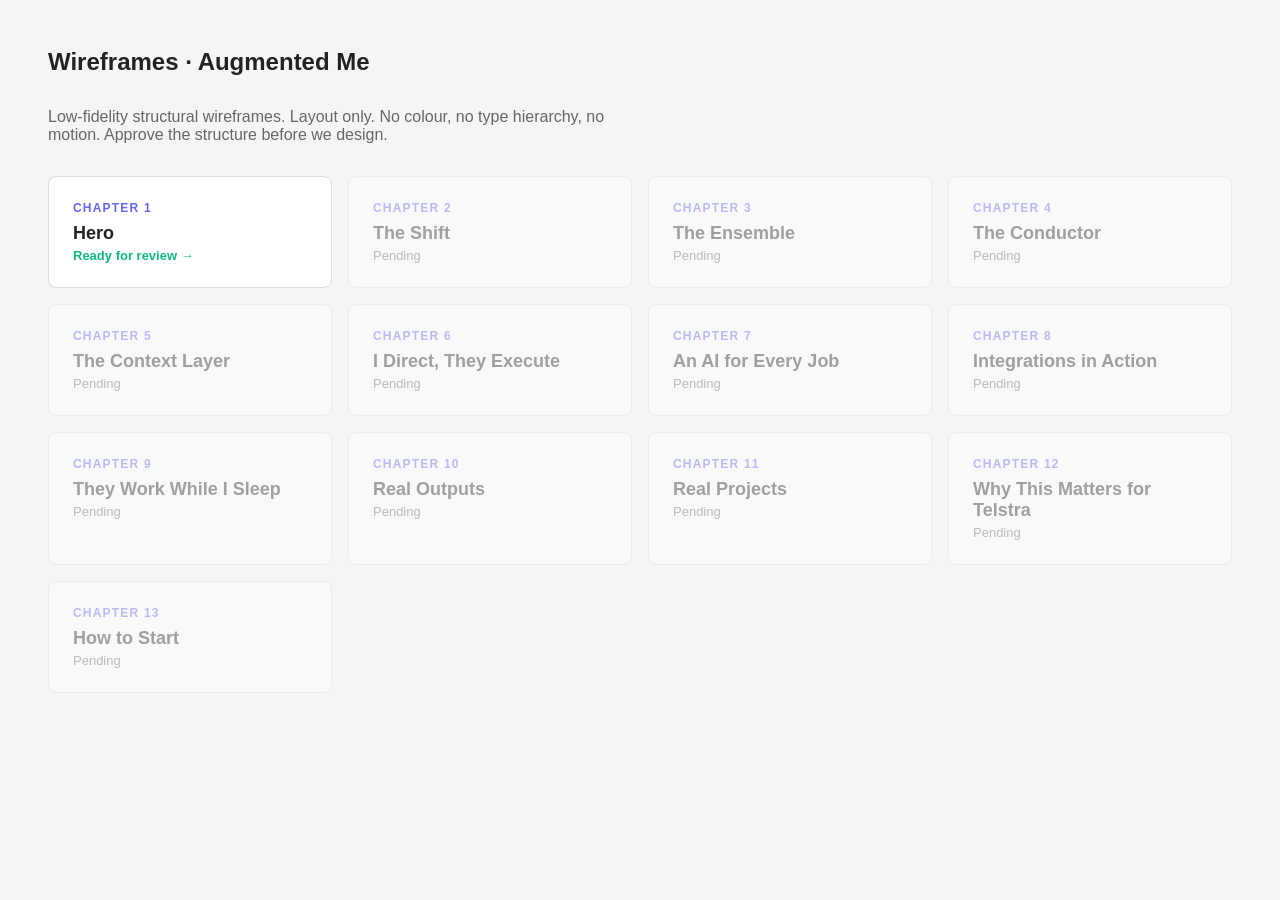
<file: wireframes/index.html>
<!DOCTYPE html>
<html lang="en">
<head>
  <meta charset="UTF-8">
  <meta name="viewport" content="width=device-width, initial-scale=1.0">
  <title>Wireframes · Augmented Me</title>
  <style>
    body {
      font-family: -apple-system, BlinkMacSystemFont, 'Inter', sans-serif;
      margin: 0;
      padding: 3rem;
      background: #f5f5f5;
      color: #222;
    }
    h1 { margin: 0 0 2rem; font-size: 1.5rem; }
    .chapter-list {
      display: grid;
      grid-template-columns: repeat(auto-fill, minmax(280px, 1fr));
      gap: 1rem;
      max-width: 1200px;
    }
    .chapter-card {
      background: white;
      border: 1px solid #ddd;
      border-radius: 8px;
      padding: 1.5rem;
      text-decoration: none;
      color: inherit;
      transition: border-color 0.2s, transform 0.2s;
    }
    .chapter-card:hover {
      border-color: #6366f1;
      transform: translateY(-2px);
    }
    .chapter-card.pending {
      opacity: 0.4;
      pointer-events: none;
    }
    .chapter-num {
      font-size: 0.75rem;
      font-weight: 700;
      letter-spacing: 0.1em;
      text-transform: uppercase;
      color: #6366f1;
      margin-bottom: 0.5rem;
    }
    .chapter-title {
      font-size: 1.125rem;
      font-weight: 600;
      margin-bottom: 0.25rem;
    }
    .chapter-status {
      font-size: 0.8125rem;
      color: #666;
    }
    .chapter-card.active .chapter-status { color: #10b981; font-weight: 600; }
  </style>
</head>
<body>
  <h1>Wireframes · Augmented Me</h1>
  <p style="color:#666; max-width:600px; margin-bottom:2rem;">Low-fidelity structural wireframes. Layout only. No colour, no type hierarchy, no motion. Approve the structure before we design.</p>

  <div class="chapter-list">
    <a href="hero.html" class="chapter-card active">
      <div class="chapter-num">Chapter 1</div>
      <div class="chapter-title">Hero</div>
      <div class="chapter-status">Ready for review →</div>
    </a>
    <div class="chapter-card pending">
      <div class="chapter-num">Chapter 2</div>
      <div class="chapter-title">The Shift</div>
      <div class="chapter-status">Pending</div>
    </div>
    <div class="chapter-card pending">
      <div class="chapter-num">Chapter 3</div>
      <div class="chapter-title">The Ensemble</div>
      <div class="chapter-status">Pending</div>
    </div>
    <div class="chapter-card pending">
      <div class="chapter-num">Chapter 4</div>
      <div class="chapter-title">The Conductor</div>
      <div class="chapter-status">Pending</div>
    </div>
    <div class="chapter-card pending">
      <div class="chapter-num">Chapter 5</div>
      <div class="chapter-title">The Context Layer</div>
      <div class="chapter-status">Pending</div>
    </div>
    <div class="chapter-card pending">
      <div class="chapter-num">Chapter 6</div>
      <div class="chapter-title">I Direct, They Execute</div>
      <div class="chapter-status">Pending</div>
    </div>
    <div class="chapter-card pending">
      <div class="chapter-num">Chapter 7</div>
      <div class="chapter-title">An AI for Every Job</div>
      <div class="chapter-status">Pending</div>
    </div>
    <div class="chapter-card pending">
      <div class="chapter-num">Chapter 8</div>
      <div class="chapter-title">Integrations in Action</div>
      <div class="chapter-status">Pending</div>
    </div>
    <div class="chapter-card pending">
      <div class="chapter-num">Chapter 9</div>
      <div class="chapter-title">They Work While I Sleep</div>
      <div class="chapter-status">Pending</div>
    </div>
    <div class="chapter-card pending">
      <div class="chapter-num">Chapter 10</div>
      <div class="chapter-title">Real Outputs</div>
      <div class="chapter-status">Pending</div>
    </div>
    <div class="chapter-card pending">
      <div class="chapter-num">Chapter 11</div>
      <div class="chapter-title">Real Projects</div>
      <div class="chapter-status">Pending</div>
    </div>
    <div class="chapter-card pending">
      <div class="chapter-num">Chapter 12</div>
      <div class="chapter-title">Why This Matters for Telstra</div>
      <div class="chapter-status">Pending</div>
    </div>
    <div class="chapter-card pending">
      <div class="chapter-num">Chapter 13</div>
      <div class="chapter-title">How to Start</div>
      <div class="chapter-status">Pending</div>
    </div>
  </div>
</body>
</html>
</file>
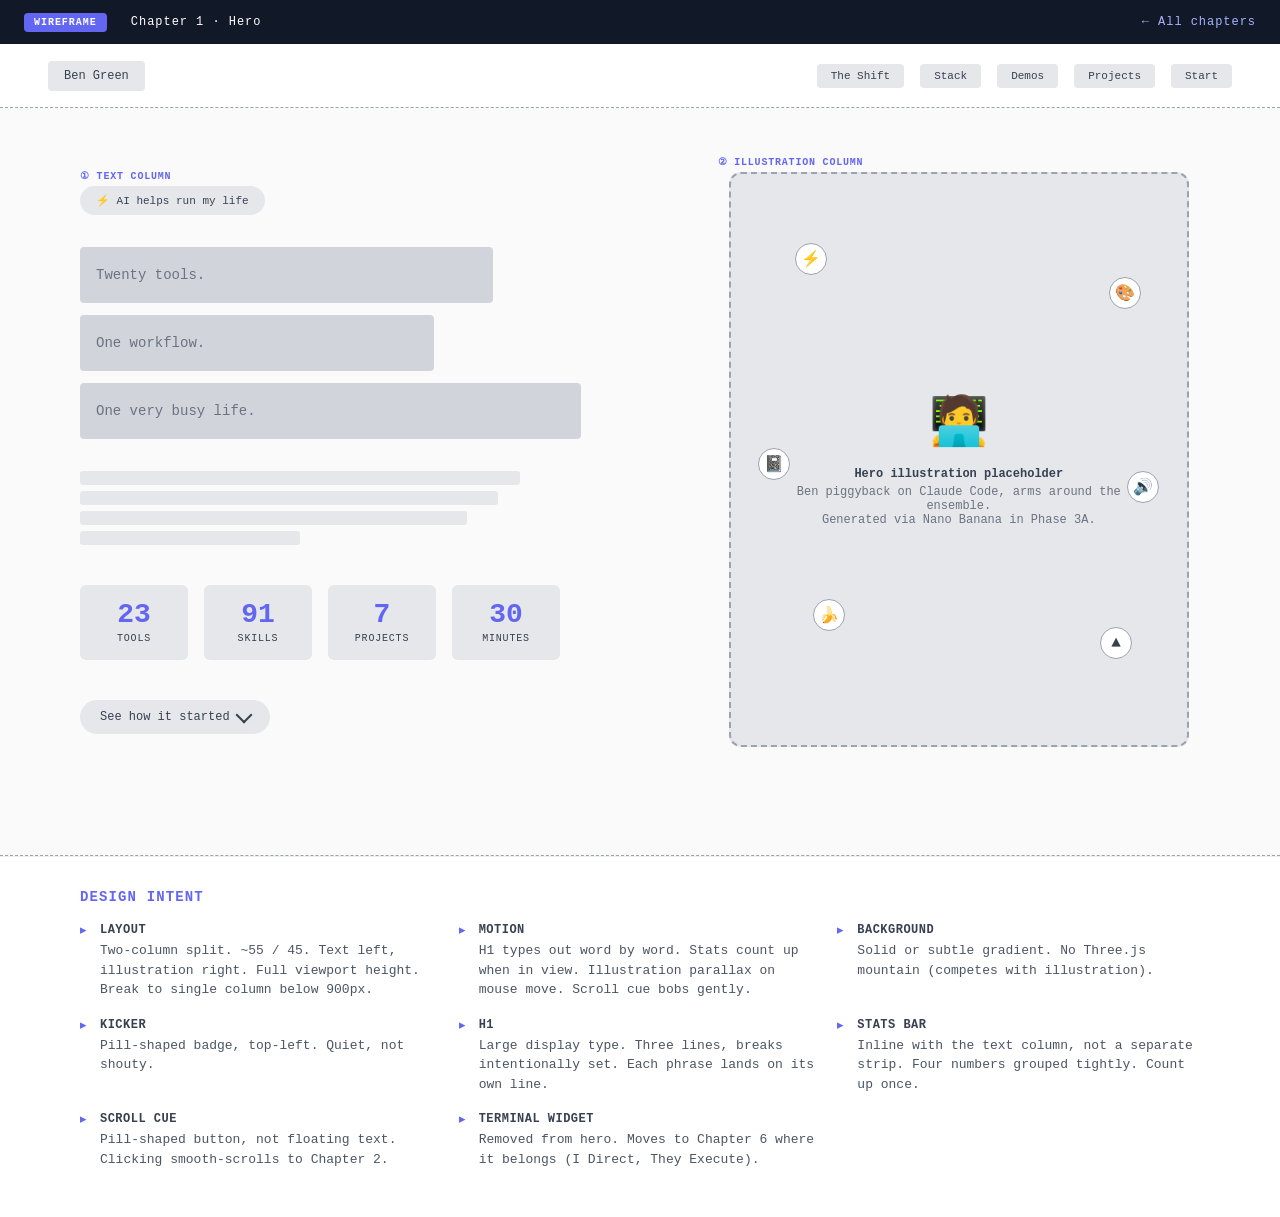
<file: wireframes/hero.html>
<!DOCTYPE html>
<html lang="en">
<head>
  <meta charset="UTF-8">
  <meta name="viewport" content="width=device-width, initial-scale=1.0">
  <title>Wireframe · Chapter 1 Hero · Augmented Me</title>
  <style>
    :root {
      --box: #e5e7eb;
      --box-dark: #d1d5db;
      --line: #9ca3af;
      --text: #374151;
      --accent: #6366f1;
    }
    * { box-sizing: border-box; }
    body {
      font-family: ui-monospace, 'SF Mono', Menlo, monospace;
      margin: 0;
      padding: 0;
      background: #fafafa;
      color: var(--text);
    }
    .wf-bar {
      position: fixed;
      top: 0;
      left: 0;
      right: 0;
      height: 44px;
      background: #111827;
      color: white;
      display: flex;
      align-items: center;
      justify-content: space-between;
      padding: 0 1.5rem;
      z-index: 100;
      font-size: 0.75rem;
      letter-spacing: 0.08em;
    }
    .wf-bar a {
      color: #a5b4fc;
      text-decoration: none;
      font-size: 0.75rem;
    }
    .wf-bar a:hover { color: white; }
    .wf-label {
      background: var(--accent);
      color: white;
      padding: 0.25rem 0.625rem;
      border-radius: 4px;
      font-size: 0.625rem;
      font-weight: 700;
    }

    /* =============== NAV =============== */
    .nav {
      position: sticky;
      top: 44px;
      background: white;
      border-bottom: 1px dashed var(--line);
      height: 64px;
      display: flex;
      align-items: center;
      padding: 0 3rem;
      justify-content: space-between;
    }
    .nav-logo { background: var(--box); padding: 0.5rem 1rem; border-radius: 4px; font-size: 0.75rem; }
    .nav-links { display: flex; gap: 1rem; }
    .nav-link { background: var(--box); padding: 0.375rem 0.875rem; border-radius: 4px; font-size: 0.6875rem; }

    /* =============== HERO =============== */
    .hero {
      display: grid;
      grid-template-columns: 1.1fr 0.9fr;
      gap: 3rem;
      min-height: calc(100vh - 108px);
      padding: 4rem 5rem;
      align-items: center;
      border-bottom: 1px dashed var(--line);
      position: relative;
    }
    .hero-left, .hero-right {
      position: relative;
    }
    .annot {
      position: absolute;
      font-size: 0.625rem;
      color: var(--accent);
      font-weight: 600;
      letter-spacing: 0.08em;
      text-transform: uppercase;
    }
    .annot.top-left { top: -1rem; left: 0; }

    /* text column */
    .kicker-box {
      display: inline-block;
      background: var(--box);
      padding: 0.5rem 1rem;
      border-radius: 20px;
      margin-bottom: 2rem;
      font-size: 0.6875rem;
    }
    .h1-stack {
      display: flex;
      flex-direction: column;
      gap: 0.75rem;
      margin-bottom: 2rem;
    }
    .h1-line {
      background: var(--box-dark);
      height: 56px;
      border-radius: 4px;
      position: relative;
    }
    .h1-line:nth-child(1) { width: 70%; }
    .h1-line:nth-child(2) { width: 60%; }
    .h1-line:nth-child(3) { width: 85%; }
    .h1-line::after {
      content: attr(data-label);
      position: absolute;
      inset: 0;
      display: flex;
      align-items: center;
      padding-left: 1rem;
      font-size: 0.875rem;
      color: #6b7280;
    }
    .sub-stack {
      display: flex;
      flex-direction: column;
      gap: 0.375rem;
      margin-bottom: 2.5rem;
      max-width: 440px;
    }
    .sub-line {
      background: var(--box);
      height: 14px;
      border-radius: 3px;
    }
    .sub-line:nth-child(1) { width: 100%; }
    .sub-line:nth-child(2) { width: 95%; }
    .sub-line:nth-child(3) { width: 88%; }
    .sub-line:nth-child(4) { width: 50%; }

    .stats-row {
      display: grid;
      grid-template-columns: repeat(4, 1fr);
      gap: 1rem;
      margin-bottom: 2.5rem;
      max-width: 480px;
    }
    .stat-box {
      background: var(--box);
      border-radius: 6px;
      padding: 1rem 0.5rem;
      text-align: center;
    }
    .stat-num {
      font-size: 1.75rem;
      font-weight: 700;
      color: var(--accent);
      line-height: 1;
      margin-bottom: 0.25rem;
    }
    .stat-label {
      font-size: 0.625rem;
      color: var(--text);
      text-transform: uppercase;
      letter-spacing: 0.08em;
    }

    .scroll-cue {
      display: inline-flex;
      align-items: center;
      gap: 0.5rem;
      background: var(--box);
      padding: 0.625rem 1.25rem;
      border-radius: 20px;
      font-size: 0.75rem;
    }
    .scroll-cue .arrow {
      display: inline-block;
      width: 12px;
      height: 12px;
      border-right: 2px solid var(--text);
      border-bottom: 2px solid var(--text);
      transform: rotate(45deg);
      margin-top: -4px;
      animation: bob 1.6s ease-in-out infinite;
    }
    @keyframes bob {
      0%, 100% { transform: rotate(45deg) translate(0, 0); }
      50% { transform: rotate(45deg) translate(3px, 3px); }
    }

    /* visual column */
    .hero-visual {
      background: var(--box);
      border: 2px dashed var(--line);
      border-radius: 12px;
      aspect-ratio: 4/5;
      max-width: 460px;
      margin: 0 auto;
      display: flex;
      flex-direction: column;
      align-items: center;
      justify-content: center;
      gap: 1rem;
      position: relative;
      overflow: hidden;
    }
    .hero-visual-placeholder {
      font-size: 3rem;
    }
    .hero-visual-caption {
      font-size: 0.75rem;
      color: #6b7280;
      text-align: center;
      padding: 0 2rem;
    }
    .hero-visual-caption strong {
      display: block;
      color: var(--text);
      margin-bottom: 0.25rem;
    }
    /* scattered tool dots for placeholder */
    .tool-dot {
      position: absolute;
      width: 32px;
      height: 32px;
      background: white;
      border-radius: 50%;
      border: 1px solid var(--line);
      display: flex;
      align-items: center;
      justify-content: center;
      font-size: 1rem;
    }
    .tool-dot.t1 { top: 12%; left: 14%; }
    .tool-dot.t2 { top: 18%; right: 10%; }
    .tool-dot.t3 { top: 48%; left: 6%; }
    .tool-dot.t4 { bottom: 20%; left: 18%; }
    .tool-dot.t5 { bottom: 15%; right: 12%; }
    .tool-dot.t6 { top: 52%; right: 6%; }

    /* =============== ANNOTATIONS LAYER =============== */
    .side-notes {
      margin: 0;
      padding: 2rem 5rem 3rem;
      background: white;
      border-top: 1px solid #eee;
    }
    .side-notes h2 {
      font-size: 0.875rem;
      text-transform: uppercase;
      letter-spacing: 0.08em;
      color: var(--accent);
      margin: 0 0 1rem;
    }
    .side-notes ul {
      display: grid;
      grid-template-columns: repeat(auto-fill, minmax(340px, 1fr));
      gap: 1rem;
      list-style: none;
      padding: 0;
      margin: 0;
    }
    .side-notes li {
      font-size: 0.8125rem;
      line-height: 1.5;
      color: #4b5563;
      padding-left: 1.25rem;
      position: relative;
    }
    .side-notes li::before {
      content: '▸';
      position: absolute;
      left: 0;
      color: var(--accent);
    }
    .side-notes li strong {
      color: var(--text);
      display: block;
      margin-bottom: 0.125rem;
      font-size: 0.75rem;
      text-transform: uppercase;
      letter-spacing: 0.04em;
    }

    @media (max-width: 900px) {
      .hero { grid-template-columns: 1fr; padding: 3rem 2rem; }
      .nav { padding: 0 1.5rem; }
      .nav-links { display: none; }
      .side-notes { padding: 2rem 1.5rem; }
    }
  </style>
</head>
<body>
  <div class="wf-bar">
    <div>
      <span class="wf-label">WIREFRAME</span>
      <span style="margin-left:1rem;">Chapter 1 · Hero</span>
    </div>
    <div>
      <a href="index.html">← All chapters</a>
    </div>
  </div>

  <nav class="nav">
    <div class="nav-logo">Ben Green</div>
    <div class="nav-links">
      <div class="nav-link">The Shift</div>
      <div class="nav-link">Stack</div>
      <div class="nav-link">Demos</div>
      <div class="nav-link">Projects</div>
      <div class="nav-link">Start</div>
    </div>
  </nav>

  <section class="hero">
    <div class="hero-left">
      <div class="annot top-left">① Text column</div>
      <div class="kicker-box">⚡ AI helps run my life</div>
      <div class="h1-stack">
        <div class="h1-line" data-label="Twenty tools."></div>
        <div class="h1-line" data-label="One workflow."></div>
        <div class="h1-line" data-label="One very busy life."></div>
      </div>
      <div class="sub-stack">
        <div class="sub-line"></div>
        <div class="sub-line"></div>
        <div class="sub-line"></div>
        <div class="sub-line"></div>
      </div>
      <div class="stats-row">
        <div class="stat-box"><div class="stat-num">23</div><div class="stat-label">Tools</div></div>
        <div class="stat-box"><div class="stat-num">91</div><div class="stat-label">Skills</div></div>
        <div class="stat-box"><div class="stat-num">7</div><div class="stat-label">Projects</div></div>
        <div class="stat-box"><div class="stat-num">30</div><div class="stat-label">Minutes</div></div>
      </div>
      <div class="scroll-cue">See how it started <span class="arrow"></span></div>
    </div>

    <div class="hero-right">
      <div class="annot top-left">② Illustration column</div>
      <div class="hero-visual">
        <div class="tool-dot t1">⚡</div>
        <div class="tool-dot t2">🎨</div>
        <div class="tool-dot t3">📓</div>
        <div class="tool-dot t4">🍌</div>
        <div class="tool-dot t5">▲</div>
        <div class="tool-dot t6">🔊</div>
        <div class="hero-visual-placeholder">🧑‍💻</div>
        <div class="hero-visual-caption">
          <strong>Hero illustration placeholder</strong>
          Ben piggyback on Claude Code, arms around the ensemble.<br>Generated via Nano Banana in Phase 3A.
        </div>
      </div>
    </div>
  </section>

  <aside class="side-notes">
    <h2>Design intent</h2>
    <ul>
      <li><strong>Layout</strong>Two-column split. ~55 / 45. Text left, illustration right. Full viewport height. Break to single column below 900px.</li>
      <li><strong>Motion</strong>H1 types out word by word. Stats count up when in view. Illustration parallax on mouse move. Scroll cue bobs gently.</li>
      <li><strong>Background</strong>Solid or subtle gradient. No Three.js mountain (competes with illustration).</li>
      <li><strong>Kicker</strong>Pill-shaped badge, top-left. Quiet, not shouty.</li>
      <li><strong>H1</strong>Large display type. Three lines, breaks intentionally set. Each phrase lands on its own line.</li>
      <li><strong>Stats bar</strong>Inline with the text column, not a separate strip. Four numbers grouped tightly. Count up once.</li>
      <li><strong>Scroll cue</strong>Pill-shaped button, not floating text. Clicking smooth-scrolls to Chapter 2.</li>
      <li><strong>Terminal widget</strong>Removed from hero. Moves to Chapter 6 where it belongs (I Direct, They Execute).</li>
    </ul>
  </aside>
</body>
</html>
</file>
